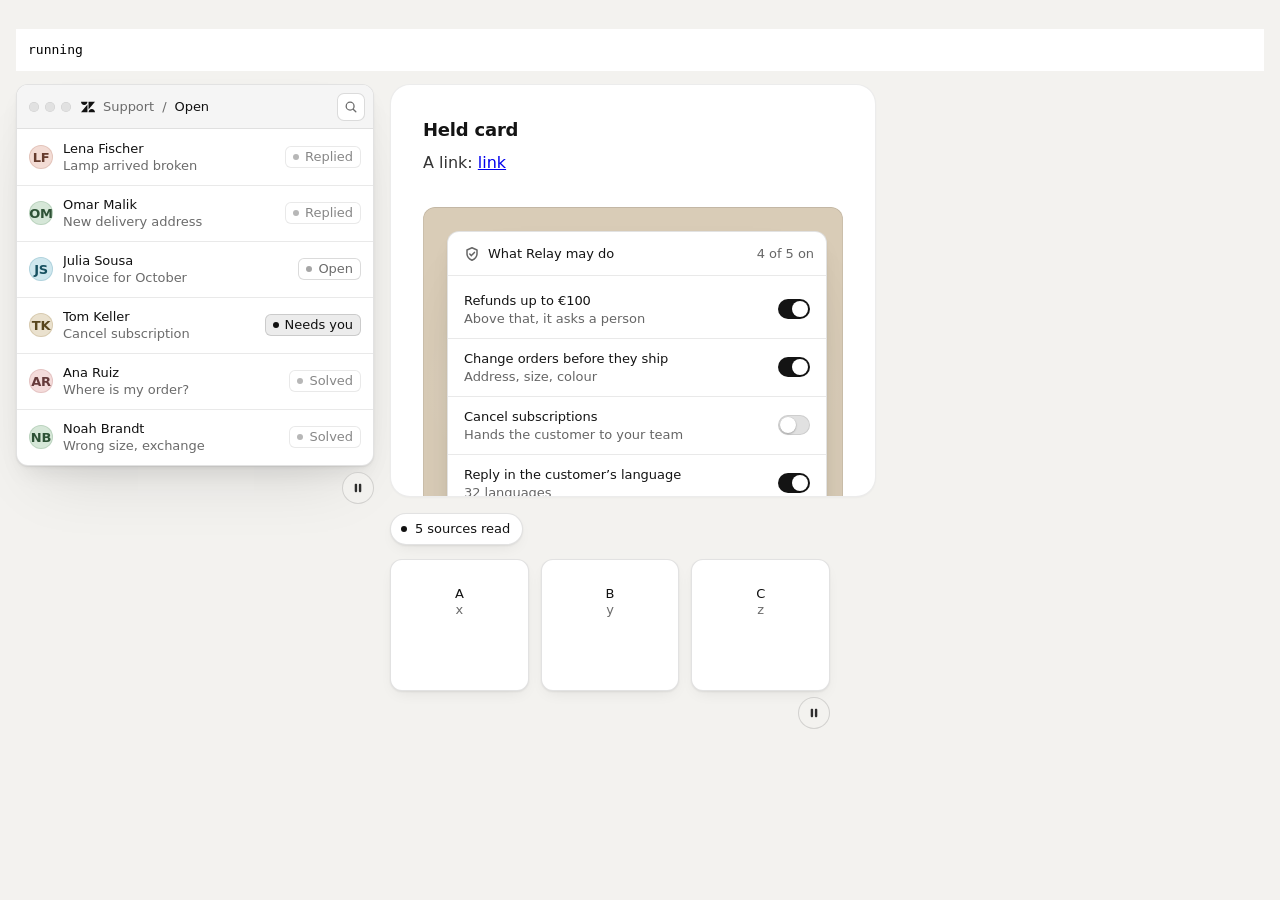
<file: assets/ui/_lab/selftest.html>
<!doctype html><html><head><script>window.__tpGlMax = 16;   /* a gallery shows many live effects at once; a page of a site keeps the default 4 (fx.js) */</script>
<meta charset="utf-8"><title>Card kit self-test</title>
<link rel="stylesheet" href="../base.css"><link rel="stylesheet" href="../cards.css">
<style>body{margin:0;padding:16px;background:#f3f2ef;--bg:#f3f2ef;--card:#fff;--ink:#141414;--muted:#666;--accent:#d2552d;font:14px/20px system-ui}#out{white-space:pre-wrap;font:13px/18px monospace;background:#fff;padding:12px}.bare{width:358px}.g{display:grid;grid-template-columns:358px 1fr;gap:16px}</style></head><body>
<pre id="out">running</pre>
<div class="g">
  <div class="bare" id="bare"><div data-ui-load="window"></div></div>
  <div>
    <article class="card" id="held" style="width:420px"><h3>Held card</h3><p>A link: <a href="#x" id="lnk">link</a></p>
      <div class="panel"><div class="stage"><div class="at-corner" style="--ax:24px;--ay:24px" data-ui-load="toggles" data-ui-still></div></div></div></article>
    <div id="files" style="width:440px;margin-top:16px"><div class="ui ui-files" data-ui="files">
      <div class="ui-files__status"><span class="ui-dot"></span><span data-files-status>16 sources read</span></div>
      <ul class="ui-files__grid"><li class="ui-file is-done"><span class="ui-file__name">A</span><span class="ui-file__kind">x</span><span class="ui-file__bar"><i></i></span></li><li class="ui-file is-done"><span class="ui-file__name">B</span><span class="ui-file__kind">y</span><span class="ui-file__bar"><i></i></span></li><li class="ui-file is-done"><span class="ui-file__name">C</span><span class="ui-file__kind">z</span><span class="ui-file__bar"><i></i></span></li></ul></div></div>
  </div>
</div>
<script type="module">
import ui from '../ui.js';
const out = document.getElementById('out'), log = [];
const say = s => { log.push(s); out.textContent = log.join('\n'); };
await ui.loadAll(document); await ui.startAll(document);
const wait = ms => new Promise(r => setTimeout(r, ms));
// files status words
const st = document.querySelector('#files [data-files-status]'); const seen = new Set();
const mo = new MutationObserver(() => seen.add(st.textContent)); mo.observe(st, { childList: true, characterData: true, subtree: true });
// focus once on a held card
let cycles = 0; document.getElementById('held').addEventListener('ui-cycle', () => cycles++);
await wait(1500);
const bare = document.getElementById('bare'), btn = bare.querySelector('.loop-pause'), win = bare.querySelector('.ui');
if (btn && win) { const b = btn.getBoundingClientRect(), w = win.getBoundingClientRect(); say(`bare pause: btn top ${Math.round(b.top)} win bottom ${Math.round(w.bottom)} -> ${b.top >= w.bottom - 1 ? 'clear of window' : 'OVERLAPS'}`); } else say('bare pause: ' + (btn ? 'no window' : 'no button'));
document.getElementById('lnk').focus();
await wait(9000);
say(`held card, focus kept 9 s: ${cycles} cycle(s) ${cycles <= 1 ? 'ok' : 'LOOPS'}; held button: ${document.querySelector('#held .loop-pause') ? 'yes' : 'none'}`);
say('files status texts seen: ' + [...seen].join(' | '));
document.body.dataset.ready = '1';
</script></body></html>
</file>
<file: assets/ui/base.css>
/*
  taste-skill UI fragment kit - shared base.
  Small pieces of real product UI, set on an effect ground inside a card's inset panel.
  The standard (references/cards.md): true product scale (13px text, 12px meta, never under 11px).
  A fragment is a picture of a product's screen, so the page's 13px floor (VI-05) does not apply
  inside .ui; every word the page itself says (titles, lines, labels, captions) keeps 13px or more.
  The rest:
  real-looking data, crisp 1px borders, radius 10-12, a soft layered shadow, one accent touch
  (the agent's mark is the ink, so the accent stays free for that one touch).

  Styled only by custom properties set by the page:
    --ui-font, --ui-mono, --ui-radius
    --fx-bg (the fragment's own surface), --fx-surface, --fx-ink, --fx-muted, --fx-accent, --fx-accent-ink
  Light or dark is read from --fx-bg itself (relative colour), so a fragment needs no theme class.
  Every size sits on a 4px grid. Loops stop under prefers-reduced-motion (the JS shows a still state).
*/
:where(.ui) {
  --u-bg: var(--fx-bg, #ffffff);
  --u-surface: var(--fx-surface, #f4f4f3);
  --u-ink: var(--fx-ink, #111111);
  --u-muted: var(--fx-muted, #6b6b6b);
  --u-accent: var(--fx-accent, #e8571f);
  --u-accent-ink: var(--fx-accent-ink, #ffffff);
  --u-r: var(--ui-radius, 12px);
  --u-r2: max(4px, calc(var(--u-r) - 4px));
  --u-r3: max(4px, calc(var(--u-r) - 6px));

  /* lines and fills, all mixed from the palette */
  --u-line: color-mix(in oklab, var(--u-ink) 9%, transparent);
  --u-line-2: color-mix(in oklab, var(--u-ink) 15%, transparent);
  --u-border: color-mix(in oklab, var(--u-ink) 12%, transparent);
  --u-fill: color-mix(in oklab, var(--u-ink) 3.5%, var(--u-bg));
  --u-fill-2: color-mix(in oklab, var(--u-ink) 7%, var(--u-bg));
  --u-fill-3: color-mix(in oklab, var(--u-ink) 11%, var(--u-bg));
  --u-text-2: color-mix(in oklab, var(--u-ink) 80%, var(--u-bg));
  --u-soft: color-mix(in oklab, var(--u-muted) 80%, var(--u-bg));
  --u-tint: color-mix(in oklab, var(--u-accent) 13%, var(--u-bg));
  --u-tint-2: color-mix(in oklab, var(--u-accent) 24%, var(--u-bg));
  --u-accent-text: color-mix(in oklab, var(--u-accent) 74%, var(--u-ink));
  --u-skel: color-mix(in oklab, var(--u-ink) 10%, var(--u-bg));
  /* a brand tile is light on every surface, so a logo keeps its own colours (references/icons.md) */
  --u-tile: #ffffff;
  --u-tile-edge: inset 0 0 0 1px rgb(0 0 0 / 0.09), 0 1px 2px rgb(0 0 0 / 0.12);

  /* depth: shadows grow and a top highlight appears as the fragment surface gets darker */
  --u-sh: rgb(0 0 0 / 0.14);
  --u-sh: oklch(from var(--u-bg) 0 0 0 / calc(0.5 - l * 0.38));
  --u-hi: transparent;
  --u-hi: oklch(from var(--u-bg) 1 0 0 / clamp(0, calc(0.11 - l * 0.11), 0.09));
  --u-shadow:
    inset 0 1px 0 var(--u-hi),
    0 1px 1px color-mix(in oklab, var(--u-sh) 40%, transparent),
    0 2px 4px -1px color-mix(in oklab, var(--u-sh) 45%, transparent),
    0 12px 24px -8px color-mix(in oklab, var(--u-sh) 80%, transparent),
    0 32px 64px -24px var(--u-sh);
  --u-shadow-sm:
    inset 0 1px 0 var(--u-hi),
    0 1px 2px color-mix(in oklab, var(--u-sh) 55%, transparent),
    0 6px 16px -6px color-mix(in oklab, var(--u-sh) 80%, transparent);
  --u-ease: var(--ease, cubic-bezier(.2, .8, .2, 1));   /* the page's one UI ease-out (system.css --ease) */
  /* the name is older than the rule: a strong ease-out that lands softly and never passes its mark (no overshoot, motion.md) */
  --u-spring: cubic-bezier(.22, 1, .36, 1);

  font-family: var(--ui-font, system-ui, -apple-system, "Segoe UI", sans-serif);
  font-size: 13px;
  line-height: 20px;
  font-weight: 400;
  color: var(--u-ink);
  -webkit-font-smoothing: antialiased;
  font-feature-settings: "tnum" 1, "cv11" 1;
  text-align: left;
  letter-spacing: -0.003em;
  box-sizing: border-box;
}
:where(.ui) *, :where(.ui) *::before, :where(.ui) *::after { box-sizing: border-box; }
/* a fragment never runs out of its panel on its own: on a narrow panel it narrows; a placement that
   crops it on purpose (cards.css, from 640px: every placement but .at-center) lifts this */
[data-ui] { max-width: 100%; }
/* fragments use div and span for text so page rules like `.card p` cannot reach them */
.ui :where(ul, ol, li, figure, blockquote, article, aside, nav) { margin: 0; padding: 0; list-style: none; }
.ui :where(mark) { background: none; color: inherit; }
:where(.ui) button { font: inherit; color: inherit; background: none; border: 0; padding: 0; margin: 0; cursor: default; }
:where(.ui) svg { display: block; flex: none; }

/* ---------------------------------------------------------------- the window every fragment sits in */
.ui-panel {
  position: relative;
  background: var(--u-bg);
  border: 1px solid var(--u-border);
  border-radius: var(--u-r);
  box-shadow: var(--u-shadow);
  max-width: 100%;
}
.ui-head {
  display: flex; align-items: center; gap: 8px;
  height: 44px; padding: 0 12px 0 16px;
  border-bottom: 1px solid var(--u-line);
}
.ui-title { font-size: 13px; font-weight: 500; line-height: 20px; white-space: nowrap; }
.ui-meta { font-size: 13px; line-height: 16px; color: var(--u-muted); white-space: nowrap; }
.ui-spacer { flex: 1; }
.ui-sep { width: 1px; height: 16px; background: var(--u-line-2); flex: none; }

/* window chrome: three quiet dots and a centred title */
.ui-dots { display: flex; gap: 6px; flex: none; }
.ui-dots i { width: 10px; height: 10px; border-radius: 50%; background: var(--u-fill-3); box-shadow: inset 0 0 0 0.5px var(--u-line); }

/* ---------------------------------------------------------------- controls */
/* the primary button is the ink (as on figma.com and x.ai); the accent is kept for one touch */
.ui-btn {
  display: inline-flex; align-items: center; justify-content: center; gap: 6px; flex: none;
  height: 28px; padding: 0 10px; border-radius: max(6px, var(--u-r3));
  font-size: 13px; font-weight: 500; line-height: 1; white-space: nowrap;
  background: var(--u-ink); color: var(--u-bg);
  box-shadow: inset 0 1px 0 color-mix(in oklab, var(--u-bg) 14%, transparent), 0 1px 2px color-mix(in oklab, var(--u-sh) 60%, transparent);
  transition: transform 160ms var(--u-ease), background-color 200ms var(--u-ease), color 200ms var(--u-ease);
}
.ui-btn--accent { background: var(--u-accent); color: var(--u-accent-ink); }
.ui-btn--ghost { background: var(--u-bg); color: var(--u-ink); box-shadow: inset 0 0 0 1px var(--u-line-2), 0 1px 2px color-mix(in oklab, var(--u-sh) 30%, transparent); }
.ui-btn--quiet { background: transparent; color: var(--u-muted); box-shadow: none; }
.ui-btn--sm { height: 24px; padding: 0 8px; font-size: 13px; }
.ui-btn .ui-icon { width: 14px; height: 14px; }
.ui-btn.is-pressed { transform: scale(0.96); }

/* status: a dot and a word; quiet by default, the accent only where something is happening */
.ui-chip {
  display: inline-flex; align-items: center; gap: 6px; flex: none;
  height: 22px; padding: 0 8px; border-radius: 6px;
  font-size: 13px; font-weight: 500; line-height: 1; white-space: nowrap;
  background: var(--u-fill); color: var(--u-muted); box-shadow: inset 0 0 0 1px var(--u-line);
}
.ui-chip::before { content: ""; width: 6px; height: 6px; border-radius: 50%; background: currentColor; opacity: 0.55; flex: none; }
.ui-chip--plain::before { display: none; }
.ui-chip--accent { background: var(--u-tint); color: var(--u-accent-text); box-shadow: inset 0 0 0 1px color-mix(in oklab, var(--u-accent) 22%, transparent); }
.ui-chip--accent::before { background: var(--u-accent); opacity: 1; }
.ui-chip--ink { color: var(--u-ink); }
.ui-chip--ink::before { opacity: 1; }
.ui-chip--live::before { animation: ui-live 1.6s var(--u-ease) infinite; }
.ui-chip svg { width: 12px; height: 12px; margin: 0 -1px 0 -2px; }
.ui-chip:has(svg)::before { display: none; }
@keyframes ui-live { 0%, 100% { opacity: 1; } 50% { opacity: 0.35; } }

.ui-dot { width: 6px; height: 6px; border-radius: 50%; background: var(--u-accent); flex: none; }
.ui-kbd {
  display: inline-grid; place-items: center; min-width: 20px; height: 20px; padding: 0 5px; border-radius: 5px;
  font: 500 13px/1 var(--ui-font, inherit); color: var(--u-muted);
  background: var(--u-bg); box-shadow: inset 0 0 0 1px var(--u-line-2), inset 0 -1px 0 var(--u-line);
}
.ui-icon { width: 16px; height: 16px; fill: none; stroke: currentColor; stroke-width: 1.5; stroke-linecap: round; stroke-linejoin: round; }

/* people: initials on a quiet tone, five tones that never reach violet */
.ui-avatar {
  --h: 60;
  display: grid; place-items: center; flex: none;
  width: 24px; height: 24px; border-radius: 50%;
  font-size: 13px; font-weight: 600; line-height: 1; letter-spacing: -0.02em;
  background: color-mix(in oklab, oklch(0.74 0.08 var(--h)) 34%, var(--u-bg));
  color: color-mix(in oklab, oklch(0.5 0.09 var(--h)) 70%, var(--u-ink));
  box-shadow: inset 0 0 0 1px color-mix(in oklab, oklch(0.6 0.08 var(--h)) 22%, transparent);
}
.ui-avatar[data-tone="1"] { --h: 40; }
.ui-avatar[data-tone="2"] { --h: 85; }
.ui-avatar[data-tone="3"] { --h: 150; }
.ui-avatar[data-tone="4"] { --h: 220; }
.ui-avatar[data-tone="5"] { --h: 20; }
.ui-avatar--md { width: 32px; height: 32px; font-size: 13px; }
.ui-avatar--accent { background: var(--u-accent); color: var(--u-accent-ink); box-shadow: none; }

/* the product's own mark (an assistant, a bot): an ink disc with a four-point spark. It is the ink,
   not the accent, so a fragment's one accent touch stays free for its status */
.ui-agent {
  position: relative; display: block; flex: none; width: 24px; height: 24px; border-radius: 50%;
  background: var(--u-ink);
  box-shadow: inset 0 0 0 1px color-mix(in oklab, var(--u-bg) 12%, transparent), inset 0 1px 0 color-mix(in oklab, #fff 16%, transparent);
}
.ui-agent::after {
  content: ""; position: absolute; inset: 26%; background: var(--u-bg);
  -webkit-mask: url("data:image/svg+xml,%3Csvg xmlns='http://www.w3.org/2000/svg' viewBox='0 0 16 16'%3E%3Cpath d='M8 .8c.5 4.3 2.9 6.7 7.2 7.2-4.3.5-6.7 2.9-7.2 7.2C7.5 10.9 5.1 8.5.8 8 5.1 7.5 7.5 5.1 8 .8z'/%3E%3C/svg%3E") center / contain no-repeat;
          mask: url("data:image/svg+xml,%3Csvg xmlns='http://www.w3.org/2000/svg' viewBox='0 0 16 16'%3E%3Cpath d='M8 .8c.5 4.3 2.9 6.7 7.2 7.2-4.3.5-6.7 2.9-7.2 7.2C7.5 10.9 5.1 8.5.8 8 5.1 7.5 7.5 5.1 8 .8z'/%3E%3C/svg%3E") center / contain no-repeat;
}

/* skeleton lines for the parts of a window that are only context */
.ui-skel { display: block; height: 6px; border-radius: 3px; background: var(--u-skel); }

/* ---------------------------------------------------------------- brand marks */
/* Real brand icons are local files (icons/, written by scripts/icons.mjs fetch; icons-credits.json lists them): no page calls
   a CDN for an icon. A mark on a tile (.ui-logo, .ui-file__icon, .ui-field__tile, .ui-diff__tool, .ui-pipe__tool) is a colour
   file as <img src="icons/notion.svg" alt="">, the path as printed by fetch for the page that holds it. A small mark inline beside
   text stays in the ink: the one-colour inline <svg class="ui-brand" aria-hidden="true"> that fetch --mono prints. */
.ui-brand { display: block; flex: none; width: 18px; height: 18px; }
svg.ui-brand { fill: currentColor; color: var(--u-ink); }
.ui-brand--ink { color: var(--u-ink); }
/* a brand logo on a small tile: the tile is light on every surface and the logo in its own colours */
.ui-logo {
  display: grid; place-items: center; flex: none;
  width: 40px; height: 40px; border-radius: var(--u-r2);
  background: var(--u-tile); box-shadow: var(--u-tile-edge);
}
.ui-logo img, .ui-file__icon img, .ui-field__tile img, .ui-diff__tool img, .ui-pipe__tool img { display: block; flex: none; object-fit: contain; }
.ui-logo :is(svg, img, .ui-brand) { width: 20px; height: 20px; }
.ui-logo--sm { width: 32px; height: 32px; border-radius: max(6px, var(--u-r3)); }
.ui-logo--sm :is(svg, img, .ui-brand) { width: 16px; height: 16px; }
.ui-logo--lg { width: 56px; height: 56px; border-radius: var(--u-r); }
.ui-logo--lg :is(svg, img, .ui-brand) { width: 28px; height: 28px; }

/* ---------------------------------------------------------------- the pointer */
.ui-pointer {
  position: absolute; left: 0; top: 0; z-index: 5;
  width: 20px; height: 20px; pointer-events: none;
  filter: drop-shadow(0 1px 1px rgb(0 0 0 / 0.25)) drop-shadow(0 3px 6px rgb(0 0 0 / 0.2));
  will-change: transform;
}
.ui-pointer svg { width: 20px; height: 20px; }
/* a named pointer (a person or the agent working in the product) */
.ui-pointer__name {
  position: absolute; left: 14px; top: 18px; height: 20px; padding: 0 7px; border-radius: 6px 10px 10px 10px;
  font: 500 13px/20px var(--ui-font, inherit); white-space: nowrap;
  background: var(--u-accent); color: var(--u-accent-ink);
}
.ui-ring {
  position: absolute; left: 0; top: 0; width: 28px; height: 28px; margin: -14px 0 0 -14px; border-radius: 50%;
  border: 1.5px solid var(--u-accent); opacity: 0; pointer-events: none; z-index: 4;
}
.ui-ring.is-on { animation: ui-ring 520ms var(--u-ease) forwards; }
@keyframes ui-ring { from { opacity: 0.8; transform: var(--at) scale(0.4); } to { opacity: 0; transform: var(--at) scale(1.5); } }

@keyframes ui-spin { to { transform: rotate(360deg); } }
.ui-spin {
  display: inline-block; width: 12px; height: 12px; border-radius: 50%; flex: none;
  border: 1.5px solid color-mix(in oklab, currentColor 30%, transparent); border-top-color: currentColor;
  animation: ui-spin 700ms linear infinite;
}

/* ---------------------------------------------------------------- held, paused */
/* a fragment held on its finished picture (data-ui-still, its cycles done) shows nothing that moves:
   no caret, spinner or pulse runs on in a still picture */
.is-ui-held, .is-ui-held *, .is-ui-held *::before, .is-ui-held *::after { animation: none !important; }
.is-ui-paused, .is-ui-paused *, .is-ui-paused *::before, .is-ui-paused *::after { animation-play-state: paused !important; }

/* the pause button ui.loop puts by a looping fragment (and an object from assets/objects, as
   .loop-pause): a solid disc in the page colours (never a see-through blur), 32px in a 44px hit area,
   the same as components' .cx-pause and system.css. In a card it sits beside the title (ui.js sets its
   top and right; the title keeps 44px clear), in a panel outside a card 12px in from the bottom-right
   corner, and with no panel under the fragment, in 44px kept free below it. */
button.ui-pause.ui-pause, button.loop-pause {
  position: absolute; right: 12px; bottom: 12px; z-index: 6; display: grid; place-items: center;
  width: 32px; height: 32px; margin: 0; padding: 0; border-radius: 50%; cursor: pointer;
  border: 1px solid color-mix(in oklab, var(--ink, #111) 16%, transparent);
  background: var(--bg, #fff); color: var(--ink, #111);
  box-shadow: 0 1px 2px rgb(0 0 0 / 0.12), 0 4px 12px -4px rgb(0 0 0 / 0.28);
  opacity: 0.88; transition: opacity 200ms ease, border-color 200ms ease;
  -webkit-tap-highlight-color: transparent;
}
button.ui-pause.ui-pause--title { bottom: auto; box-shadow: none; opacity: 1; }
button.ui-pause.ui-pause--below { right: 0; bottom: 6px; box-shadow: none; }
.ui-pause-beside { padding-right: 44px; }
button:is(.ui-pause, .loop-pause)::before { content: ""; position: absolute; inset: -6px; border-radius: 50%; }
button:is(.ui-pause, .loop-pause):is(:hover, :focus-visible) { opacity: 1; border-color: color-mix(in oklab, var(--ink, #111) 32%, transparent); }
button:is(.ui-pause, .loop-pause):focus-visible { outline: 2px solid var(--ink, #111); outline-offset: 2px; }
button:is(.ui-pause, .loop-pause) svg { display: block; width: 14px; height: 14px; fill: currentColor; }
button:is(.ui-pause, .loop-pause).is-paused svg, button.loop-pause[aria-pressed="true"] svg { margin-left: 1px; }
@media (forced-colors: active) { button.ui-pause.ui-pause, button.loop-pause { border-color: ButtonText; } }

@media (prefers-reduced-motion: reduce) {
  :where(.ui) *, :where(.ui) *::before, :where(.ui) *::after { transition-duration: 0ms !important; animation: none !important; }
  button.ui-pause.ui-pause, button.loop-pause { display: none; }
}
</file>
<file: assets/ui/cards.css>
/*
  taste-skill feature cards - the card, its inset panel and where a fragment sits on it.
  The rules and their reasons are in references/cards.md. Link after system.css (it refines .card
  and .panel there) or on its own with these tokens on a ground:
    --bg (page), --card (one step off the page), --ink, --muted, --accent, --accent-ink,
    --font-text, --font-mono
  Fragments in a panel take --fx-* from .stage (set below from the same tokens).
*/

/* ---------------------------------------------------------------- the card */
.card {
  --c-r: 20px;                      /* card radius */
  --c-pad: 28px;                    /* text padding = the panel's side inset */
  --c-gap: 8px;                     /* an inset panel's margin; its radius is --c-r minus this */
  --c-border: color-mix(in oklab, var(--ink) 8%, transparent);
  --c-text: color-mix(in oklab, var(--ink) 84%, var(--card));   /* card text: the ink, a touch softer than titles */
  --c-hi: oklch(from var(--card) 1 0 0 / clamp(0, calc(0.09 - l * 0.09), 0.07));
  --c-sh: oklch(from var(--card) 0 0 0 / calc(0.07 - l * 0.04));
  position: relative; display: flex; flex-direction: column; min-width: 0;
  padding: var(--c-pad); border-radius: var(--c-r);
  background: var(--card); color: var(--ink);
  border: 1px solid var(--c-border);
  box-shadow: inset 0 1px 0 var(--c-hi), 0 1px 2px var(--c-sh);
  overflow: clip;
  gap: 0;
}
@media (min-width: 1024px) { .card { --c-pad: 32px; } }
@media (max-width: 639px) { .card { --c-r: 18px; --c-pad: 20px; } }

.card > h3, .card__title {
  margin: 0; font-family: var(--font-text); font-size: 18px; line-height: 26px; font-weight: 560;
  letter-spacing: -0.012em; color: var(--ink); text-wrap: balance;
}
/* the two lines under a title: 16px in the ink (a touch softer than the title), never small grey text */
.card > p, .card__text {
  margin: 8px 0 0; font-size: 16px; line-height: 24px; color: var(--c-text);
  max-width: 46ch; text-wrap: pretty;
}
/* two muted lines keep one height in a row so the panels line up; only where cards sit side by side
   (below 1024px a row is one column, and the held line would be an empty gap) */
@media (min-width: 1024px) { .card--row > p { min-height: 2lh; } }
.card__link {
  display: inline-flex; align-items: center; gap: 6px; margin-top: 16px; width: max-content;
  font-size: 15px; font-weight: 500; line-height: 22px; color: var(--ink); text-decoration: none;
}
.card__link svg { width: 14px; height: 14px; transition: transform 200ms cubic-bezier(.2,.7,.2,1); }
.card__link:hover svg { transform: translateX(2px); }

/* ---------------------------------------------------------------- the inset panel */
/* Default (x.ai): aligned with the text column and running off the card's bottom edge.
   The effect canvas mounts on the panel (data-fx) and sits under everything in it. */
.panel {
  --p-r: 12px;
  display: block; padding: 0;
  --p-h: clamp(264px, 22vw + 8px, 340px);
  position: relative; isolation: isolate; overflow: clip;
  min-height: var(--p-h); flex: 1 0 auto;
  border-radius: var(--p-r) var(--p-r) 0 0;
  background: color-mix(in oklab, var(--ink) 4%, var(--card));
}
/* a panel with no effect mounted stands on the page's lit ground (system.css --ground-*: sand, sky,
   sage, painting), never a grey a shade off the white UI on it: flat on kind other (cafes, shops,
   studios); on a tech page (site-kind tech, software or gaming) a soft mesh of the ground's own tones,
   the Figma tile, with no grain (grain or texture would be the page's one effect). A [data-fx] panel
   draws its effect instead. */
.panel:not([data-fx], .panel--device) { background: var(--ground-bg, #d9ccb7); }
:root:has(meta[name="site-kind"]:is([content="tech"], [content="software"], [content="gaming"])) .panel:not([data-fx], .panel--device) {
  background-color: var(--ground-bg, #d9ccb7);
  background-image:
    radial-gradient(70% 90% at 12% 0%, color-mix(in oklab, var(--ground-surface, #e9e0d2) 92%, white), transparent 70%),
    radial-gradient(60% 80% at 100% 100%, color-mix(in oklab, var(--ground-accent, #a8794a) 34%, var(--ground-bg, #d9ccb7)), transparent 72%),
    radial-gradient(50% 60% at 85% 10%, color-mix(in oklab, var(--ground-surface, #e9e0d2) 60%, transparent), transparent 70%);
}
.card > .panel { margin-top: 32px; margin-bottom: calc(-1 * var(--c-pad) - 1px); }
.card > .panel--device { margin-top: 24px; }
/* system.css spaces the text above a panel itself; here the panel carries the 32px */
.card > :has(+ .panel) { margin-bottom: 0; }
/* a crisp 1px edge over the ground and over any fragment it crops */
.panel::after {
  content: ""; position: absolute; inset: 0; z-index: 4; pointer-events: none; border-radius: inherit;
  box-shadow: inset 0 0 0 1px color-mix(in oklab, var(--ink) 7%, transparent), inset 0 1px 0 color-mix(in oklab, var(--ink) 4%, transparent);
}
/* the vignette that calms the ground where the fragment sits (--vx, --vy: its centre) */
.panel::before {
  content: ""; position: absolute; inset: 0; z-index: 0; pointer-events: none; width: auto; padding: 0;
  background: radial-gradient(ellipse 70% 62% at var(--vx, 50%) var(--vy, 62%),
    color-mix(in oklab, var(--calm, var(--card)) var(--calm-k, 34%), transparent), transparent 72%);
}
/* inset on all sides by --c-gap; nested radius */
.card > .panel--inset {
  margin: 32px calc(var(--c-gap) - var(--c-pad)) calc(var(--c-gap) - var(--c-pad));
  border-radius: calc(var(--c-r) - var(--c-gap));
}
/* runs to the card's side and bottom edges (Figma's image band); the card's corners clip it */
.card > .panel--flush {
  margin: 32px calc(-1 * var(--c-pad) - 1px) calc(-1 * var(--c-pad) - 1px);
  border-radius: 0;
}
.panel--flush::after { box-shadow: inset 0 1px 0 color-mix(in oklab, var(--ink) 7%, transparent); }
/* the panel on top, the caption under it (tall cards) */
.card > .panel--top {
  order: -1; margin: calc(var(--c-gap) - var(--c-pad)) calc(var(--c-gap) - var(--c-pad)) 24px;
  border-radius: calc(var(--c-r) - var(--c-gap)); flex: none; min-height: 0; aspect-ratio: 1 / 1;
}
.panel--top.panel--wide { aspect-ratio: 4 / 3; }

/* a device (x.ai's "Computer" card): a status row, then the ground as its screen. The row sits on the
   card itself, not in a frame of its own, so the card stays two levels deep (card > picture > UI) */
.panel--device { display: flex; padding: 0; flex-direction: column; background: none; overflow: visible; isolation: auto; border-radius: 0; }
.panel--device::before, .panel--device::after { display: none; }
.panel__bar {
  display: flex; align-items: center; gap: 8px; height: 32px; margin-bottom: 12px; padding: 0; flex: none;
  font: 500 13px/20px var(--font-text); color: var(--ink);
}
.panel__bar .muted { color: var(--muted); font-weight: 400; }
.panel__bar .sp { flex: 1; }
/* the bar's status is quiet ink: the accent belongs to the one status inside the screen */
.panel__status {
  display: inline-flex; align-items: center; gap: 6px; height: 22px; padding: 0 8px; border-radius: 6px;
  font: 500 var(--t-label)/1 var(--font-text); color: var(--ink);
  background: color-mix(in oklab, var(--ink) 6%, transparent); box-shadow: inset 0 0 0 1px color-mix(in oklab, var(--ink) 8%, transparent);
}
.panel__bar .ui-agent { width: 20px; height: 20px; --u-ink: var(--ink); --u-bg: var(--card); }
/* a still dot: the bar's status never spins on its own (the moving part is the screen's one loop) */
.panel__status i { width: 6px; height: 6px; border-radius: 50%; background: currentColor; opacity: 0.7; }
.panel__screen {
  position: relative; isolation: isolate; overflow: clip; flex: 1;
  margin: 0; border-radius: var(--p-r) var(--p-r) 0 0;
  background: color-mix(in oklab, var(--ink) 4%, var(--card));
}
.panel__screen::after {
  content: ""; position: absolute; inset: 0; z-index: 4; pointer-events: none; border-radius: inherit;
  box-shadow: inset 0 0 0 1px color-mix(in oklab, var(--ink) 7%, transparent);
}
.panel__screen::before {
  content: ""; position: absolute; inset: 0; z-index: 0; pointer-events: none;
  background: radial-gradient(ellipse 70% 62% at var(--vx, 50%) var(--vy, 70%),
    color-mix(in oklab, var(--calm, #000) var(--calm-k, 30%), transparent), transparent 72%);
}

/* ---------------------------------------------------------------- where a fragment sits */
/* .stage holds the fragment(s) and gives them their palette: the fragment surface is one step
   lighter than the card on dark grounds and white on light ones */
.stage, .panel > .stage, .panel__screen > .stage {
  position: absolute; inset: 0; z-index: 1; max-width: none;
  --ui-font: var(--font-text); --ui-mono: var(--font-mono); --ui-radius: 12px;
  /* the fragment surface: white on a light card, one step lighter than a dark card (--frag overrides) */
  --fx-bg: var(--frag, oklch(from var(--card) clamp(calc(l + 0.05), calc((l - 0.5) * 1000), 1) calc(c * 0.5) h));
  --fx-surface: var(--card); --fx-ink: var(--ink); --fx-muted: var(--muted);
  --fx-accent: var(--accent); --fx-accent-ink: var(--accent-ink);
}
.stage > * { position: absolute; max-width: none; }
/* from 640px a fragment keeps its true width and is cropped by the panel, never squeezed to fit
   (on a phone it takes the panel's width instead: see the end of this block) */
@media (min-width: 640px) { .stage > :not(.at-center) > [data-ui] { max-width: none; } }
/* a fragment cut by the panel's edge dissolves into the ground over its last --fade-h (64px; 40px for a
   short panel) instead of being sliced through a line of text (edge-fade-dissolve, 14 of 41 sites).
   The fade only ever covers context: the fragment's point (the row that changes, the number, the
   button) sits above it. */
.stage { --fade-h: 64px; }
.stage--fade-b { -webkit-mask: linear-gradient(to bottom, #000 calc(100% - var(--fade-h)), transparent calc(100% - 4px)); mask: linear-gradient(to bottom, #000 calc(100% - var(--fade-h)), transparent calc(100% - 4px)); }
.stage--fade-r { -webkit-mask: linear-gradient(to right, #000 calc(100% - 72px), transparent calc(100% - 4px)); mask: linear-gradient(to right, #000 calc(100% - 72px), transparent calc(100% - 4px)); }
.stage--fade-br {
  -webkit-mask: linear-gradient(to bottom, #000 calc(100% - var(--fade-h)), transparent calc(100% - 4px)), linear-gradient(to right, #000 calc(100% - 72px), transparent calc(100% - 4px));
  -webkit-mask-composite: source-in;
  mask: linear-gradient(to bottom, #000 calc(100% - var(--fade-h)), transparent calc(100% - 4px)), linear-gradient(to right, #000 calc(100% - 72px), transparent calc(100% - 4px));
  mask-composite: intersect;
}
/* anchored at the top-left inset, cut by the right and bottom edges (19 of 41 sites) */
.at-corner { left: var(--ax, 32px); top: var(--ay, 32px); }
/* anchored at the top-right inset, cut by the bottom only: on a narrow panel it narrows to the panel
   minus both insets rather than run out of the left edge through its text */
.at-right { right: var(--ax, 32px); top: var(--ay, 32px); max-width: calc(100% - 2 * var(--ax, 32px)); }
.stage > .at-right > :is([data-ui], .ui) { max-width: 100%; }
/* rising out of the bottom edge (x.ai) */
.at-rise { left: var(--ax, 18%); top: var(--ay, 48px); }
/* .to-edge: the wrapper reaches --cut (72px) past the panel's bottom edge whatever the panel's height,
   so a fragment that fills its wrapper (stat with opts.fill, a long list) is always cut on purpose and
   never by a few accidental px */
.stage > .to-edge { bottom: calc(-1 * var(--cut, 72px)); }
.stage > .to-edge > :is([data-ui], .ui) { height: 100%; }
/* .fit: the fragment takes the panel's width minus --ax on both sides instead of its own, for a narrow
   panel where a few px of overhang would cut its text (contain it, or cut it by 48px or more).
   --fit-max (its true width, e.g. 400px for chat) keeps it at that width on a wide panel, centred
   between the insets (x.ai's window rising out of the bottom edge), so it only narrows where the
   panel is too small: never a 1-23px sliver, a cut at 1024, or uneven ground at the sides */
.stage > .fit { right: var(--ax, 32px); }
.stage > .fit > :is([data-ui], .ui) { width: 100%; max-width: var(--fit-max, 100%); margin-inline: auto; }
/* .wide: a fluid fragment (files, calendar) set wider than the panel (--w), so it is cut by the right
   edge like a window, not centred with even ground round it; pair with .stage--fade-br. Whatever the
   panel's width it runs at least 64px past the right edge */
.stage > .wide { width: max(var(--w, 680px), 100% - var(--ax, 32px) + 64px); }
.stage > .wide > :is([data-ui], .ui) { width: 100%; max-width: none; }
/* a small control in the calm middle of a focal ground (Figma's Texture tile): never a window or a
   dialog. It never runs past the panel: at most the panel less 24px a side */
.at-center { left: 50%; top: 50%; translate: -50% -50%; max-width: calc(100% - 48px); }
.stage > .at-center > :is([data-ui], .ui) { max-width: 100%; }
/* a second fragment laid over the first one's edge */
.at-over { right: var(--bx, 24px); bottom: var(--by, 24px); z-index: 2; }
.at-over-l { left: var(--bx, 24px); bottom: var(--by, 24px); z-index: 2; }
/* phone: a fragment takes the panel's width minus the inset on both sides (its own width stays the upper
   bound), so it is only ever cut at the bottom, never through a line of text at the side. The desktop
   --ax and --ay are ignored here; --ay-sm sets the top. */
@media (max-width: 639px) {
  .stage > :is(.at-corner, .at-right, .at-rise) { left: var(--ax-sm, 16px); right: var(--ax-sm, 16px); top: var(--ay-sm, 24px); max-width: none; }
  .stage > :is(.at-corner, .at-right, .at-rise) > :is([data-ui], .ui) { max-width: 100%; }
  .stage > .wide { width: auto; }
  .stage > .at-center { max-width: calc(100% - 2 * var(--ax-sm, 16px)); }
  /* a dialog over a window takes the panel's width less 12px a side, never running past it */
  .stage > :is(.at-over, .at-over-l) { left: 12px; right: 12px; bottom: 16px; }
  .stage > :is(.at-over, .at-over-l) > :is([data-ui], .ui) { width: auto; max-width: 100%; }
}

/* ---------------------------------------------------------------- variants */
/* text beside the panel */
.card--split { display: grid; grid-template-columns: minmax(0, 5fr) minmax(0, 7fr); gap: 40px; align-items: stretch; }
.card--split > .card__body { display: flex; flex-direction: column; justify-content: center; padding: 16px 0; }
.card--split > .panel { margin: calc(var(--c-gap) - var(--c-pad)) calc(var(--c-gap) - var(--c-pad)) calc(var(--c-gap) - var(--c-pad)) 0; border-radius: calc(var(--c-r) - var(--c-gap)); min-height: 420px; }
@media (max-width: 899px) {
  .card--split { grid-template-columns: minmax(0, 1fr); gap: 0; }
  .card--split > .card__body { padding: 0; }
  .card--split > .panel { margin: 28px calc(var(--c-gap) - var(--c-pad)) calc(var(--c-gap) - var(--c-pad)); min-height: 360px; }
}
.card__points { display: grid; gap: 0; margin: 24px 0 0; padding: 0; list-style: none; }
.card__points li { display: flex; gap: 12px; padding: 12px 0; border-top: 1px solid var(--c-border); font-size: 16px; line-height: 24px; color: var(--c-text); }
.card__points li b { color: var(--ink); font-weight: 500; }
.card__points svg { width: 18px; height: 18px; margin-top: 3px; flex: none; color: var(--ink); }

/* the big number: filled with an effect through a blend knock-out (see cards.md) */
.knock { position: relative; isolation: isolate; display: inline-block; line-height: 0.92; }
.knock__text {
  position: relative; z-index: 1; display: block;
  font: 600 var(--knock-size, 128px)/0.92 var(--font-display, var(--font-text)); letter-spacing: -0.05em;
  background: var(--card); color: #fff; mix-blend-mode: darken; padding: 0.04em 0.06em 0.08em 0;
}
.knock--light .knock__text { color: #000; mix-blend-mode: lighten; }
/* a plain big number beside a knocked-out one: the same size and the same box, so the rows under both
   start level */
.stat__num {
  display: block; font: 600 var(--knock-size, 128px)/0.92 var(--font-display, var(--font-text)); letter-spacing: -0.05em;
  padding: 0.04em 0.06em 0.08em 0; color: var(--ink); white-space: nowrap;
}
.stat__unit { font-size: 0.32em; letter-spacing: -0.01em; color: var(--muted); font-weight: 500; margin-left: 0.2em; }
.stat__label { font-size: 16px; line-height: 24px; color: var(--c-text); }
.stat__label b { color: var(--ink); font-weight: 500; }

/* testimonial: the quote and who said it, beside one result told as a number and two bars */
.quote { margin: 0; font-family: var(--font-display, var(--font-text)); font-size: clamp(22px, 1.1vw + 12px, 28px); line-height: 1.32; letter-spacing: -0.02em; font-weight: 450; color: var(--ink); text-wrap: pretty; }
.person { display: flex; align-items: center; gap: 12px; margin-top: 28px; }
.person__logo { display: grid; place-items: center; flex: none; width: 40px; height: 40px; border-radius: 10px; color: var(--ink); background: color-mix(in oklab, var(--ink) 5%, var(--card)); box-shadow: inset 0 0 0 1px var(--c-border); }
.person__logo svg { width: 22px; height: 22px; }
.person__name { display: block; font-size: 16px; line-height: 24px; font-weight: 500; color: var(--ink); }
.person__role { display: block; font-size: 16px; line-height: 24px; color: var(--c-text); }
.result { display: flex; flex-direction: column; justify-content: space-between; gap: 32px; padding-left: 40px; border-left: 1px solid var(--c-border); }
.result__fig { font: 600 clamp(64px, 3.4vw + 24px, 88px)/0.95 var(--font-display, var(--font-text)); letter-spacing: -0.05em; color: var(--ink); }
.result__cap { margin: 12px 0 0; max-width: 28ch; font-size: 16px; line-height: 24px; color: var(--c-text); }
.result__bars { display: grid; gap: 14px; margin: 0; padding: 0; list-style: none; }
.result__bars li { display: grid; grid-template-columns: 124px minmax(0, 1fr) auto; align-items: center; gap: 12px; font-size: 16px; line-height: 24px; color: var(--c-text); }
.result__bars i { display: block; height: 8px; width: var(--w); border-radius: 4px; background: color-mix(in oklab, var(--ink) 16%, var(--card)); }
.result__bars li:last-child i { background: var(--accent); }
.result__bars b { font-weight: 500; color: var(--ink); font-variant-numeric: tabular-nums; }
@media (max-width: 1023px) { .result { padding: 28px 0 0; border-left: 0; border-top: 1px solid var(--c-border); } }

/* pricing */
.plan { gap: 0; }
/* every plan's name row is the badge's height, so prices, buttons and lists sit level across the row */
.plan__name { height: 24px; font-size: 16px; line-height: 24px; font-weight: 500; color: var(--ink); display: flex; align-items: center; gap: 8px; }
.plan__price { display: flex; align-items: baseline; gap: 6px; margin-top: 20px; font: 600 44px/1 var(--font-display, var(--font-text)); letter-spacing: -0.04em; }
.plan__price small { font: 400 14px/20px var(--font-text); letter-spacing: 0; color: var(--muted); }
.plan__for { margin-top: 12px; font-size: 16px; line-height: 24px; color: var(--c-text); min-height: 2lh; }
.plan__btn {
  display: inline-flex; align-items: center; justify-content: center; height: 40px; margin-top: 24px; border-radius: 10px;
  font: 500 14px/1 var(--font-text); text-decoration: none; color: var(--ink);
  box-shadow: inset 0 0 0 1px color-mix(in oklab, var(--ink) 16%, transparent);
}
.plan__btn--primary { background: var(--ink); color: var(--card); box-shadow: inset 0 1px 0 color-mix(in oklab, var(--card) 18%, transparent); }
.plan__list { display: grid; gap: 10px; margin: 24px 0 0; padding: 20px 0 0; list-style: none; border-top: 1px solid var(--c-border); font-size: 16px; line-height: 24px; color: var(--c-text); }
.plan__list li { display: flex; gap: 10px; }
.plan__list li::before {
  content: ""; flex: none; width: 16px; height: 16px; margin-top: 4px; background: var(--ink); opacity: 0.85;
  -webkit-mask: url("data:image/svg+xml,%3Csvg xmlns='http://www.w3.org/2000/svg' viewBox='0 0 16 16'%3E%3Cpath d='m3.5 8.4 2.8 2.8 6.2-6.4' fill='none' stroke='black' stroke-width='1.6' stroke-linecap='round' stroke-linejoin='round'/%3E%3C/svg%3E") center / 16px no-repeat;
          mask: url("data:image/svg+xml,%3Csvg xmlns='http://www.w3.org/2000/svg' viewBox='0 0 16 16'%3E%3Cpath d='m3.5 8.4 2.8 2.8 6.2-6.4' fill='none' stroke='black' stroke-width='1.6' stroke-linecap='round' stroke-linejoin='round'/%3E%3C/svg%3E") center / 16px no-repeat;
}
/* the featured plan: the same --card fill as its neighbours and a quiet accent hairline, its one accent
   touch (so the badge is quiet ink). On hover or focus a light runs once round the edge: an edge-glow
   canvas (fill 1, wash 0) mounted for that lap only, which paints the same fill under a lit border and
   then fades. Never a light that runs because the plan scrolled into view, never a comet left on one edge */
.plan.is-featured { border-color: color-mix(in oklab, var(--accent) 48%, transparent); background: var(--card); }
.plan.is-featured.is-fading > .fx-canvas { opacity: 0 !important; transition: opacity 600ms ease !important; }
.plan.is-featured .plan__badge { display: inline-flex; align-items: center; height: 22px; padding: 0 8px; border-radius: 6px; font: 500 var(--t-label)/1 var(--font-text); color: var(--ink); background: color-mix(in oklab, var(--ink) 7%, transparent); box-shadow: inset 0 0 0 1px color-mix(in oklab, var(--ink) 10%, transparent); }

/* on a phone a fragment fits the panel's width (see the placements), so it is only cut at the bottom:
   the side fades go, the bottom fade stays */
/* a phone: the card's link and the plan's button are 44px targets (the link keeps its look, its box grows round it) */
@media (max-width: 639px) { .card__link { min-height: 44px; margin-top: 5px; } .plan__btn { height: 44px; } }
@media (max-width: 639px) {
  .stage--fade-r { -webkit-mask: none; mask: none; }
  .stage--fade-b, .stage--fade-br {
    -webkit-mask: linear-gradient(to bottom, #000 calc(100% - min(56px, var(--fade-h))), transparent calc(100% - 4px));
    mask: linear-gradient(to bottom, #000 calc(100% - min(56px, var(--fade-h))), transparent calc(100% - 4px));
  }
}

@keyframes ui-spin { to { transform: rotate(360deg); } }
</file>
